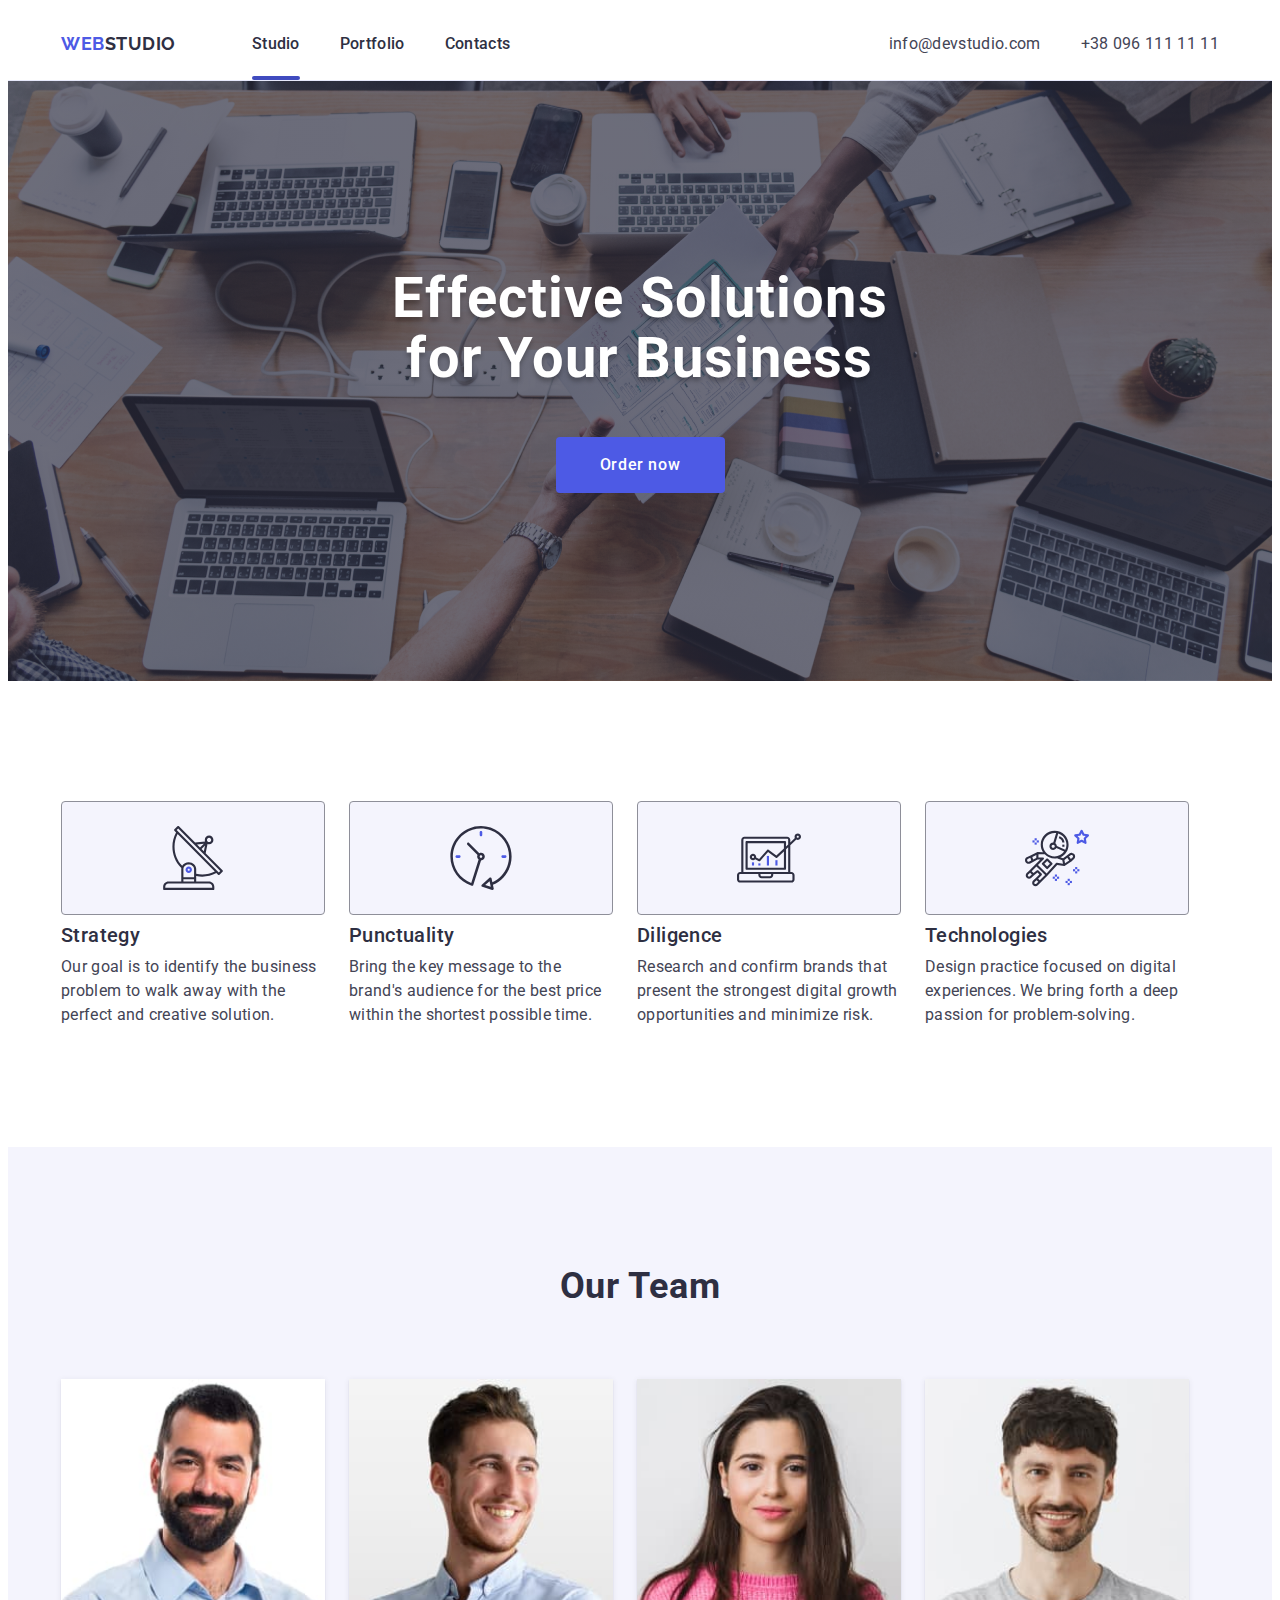
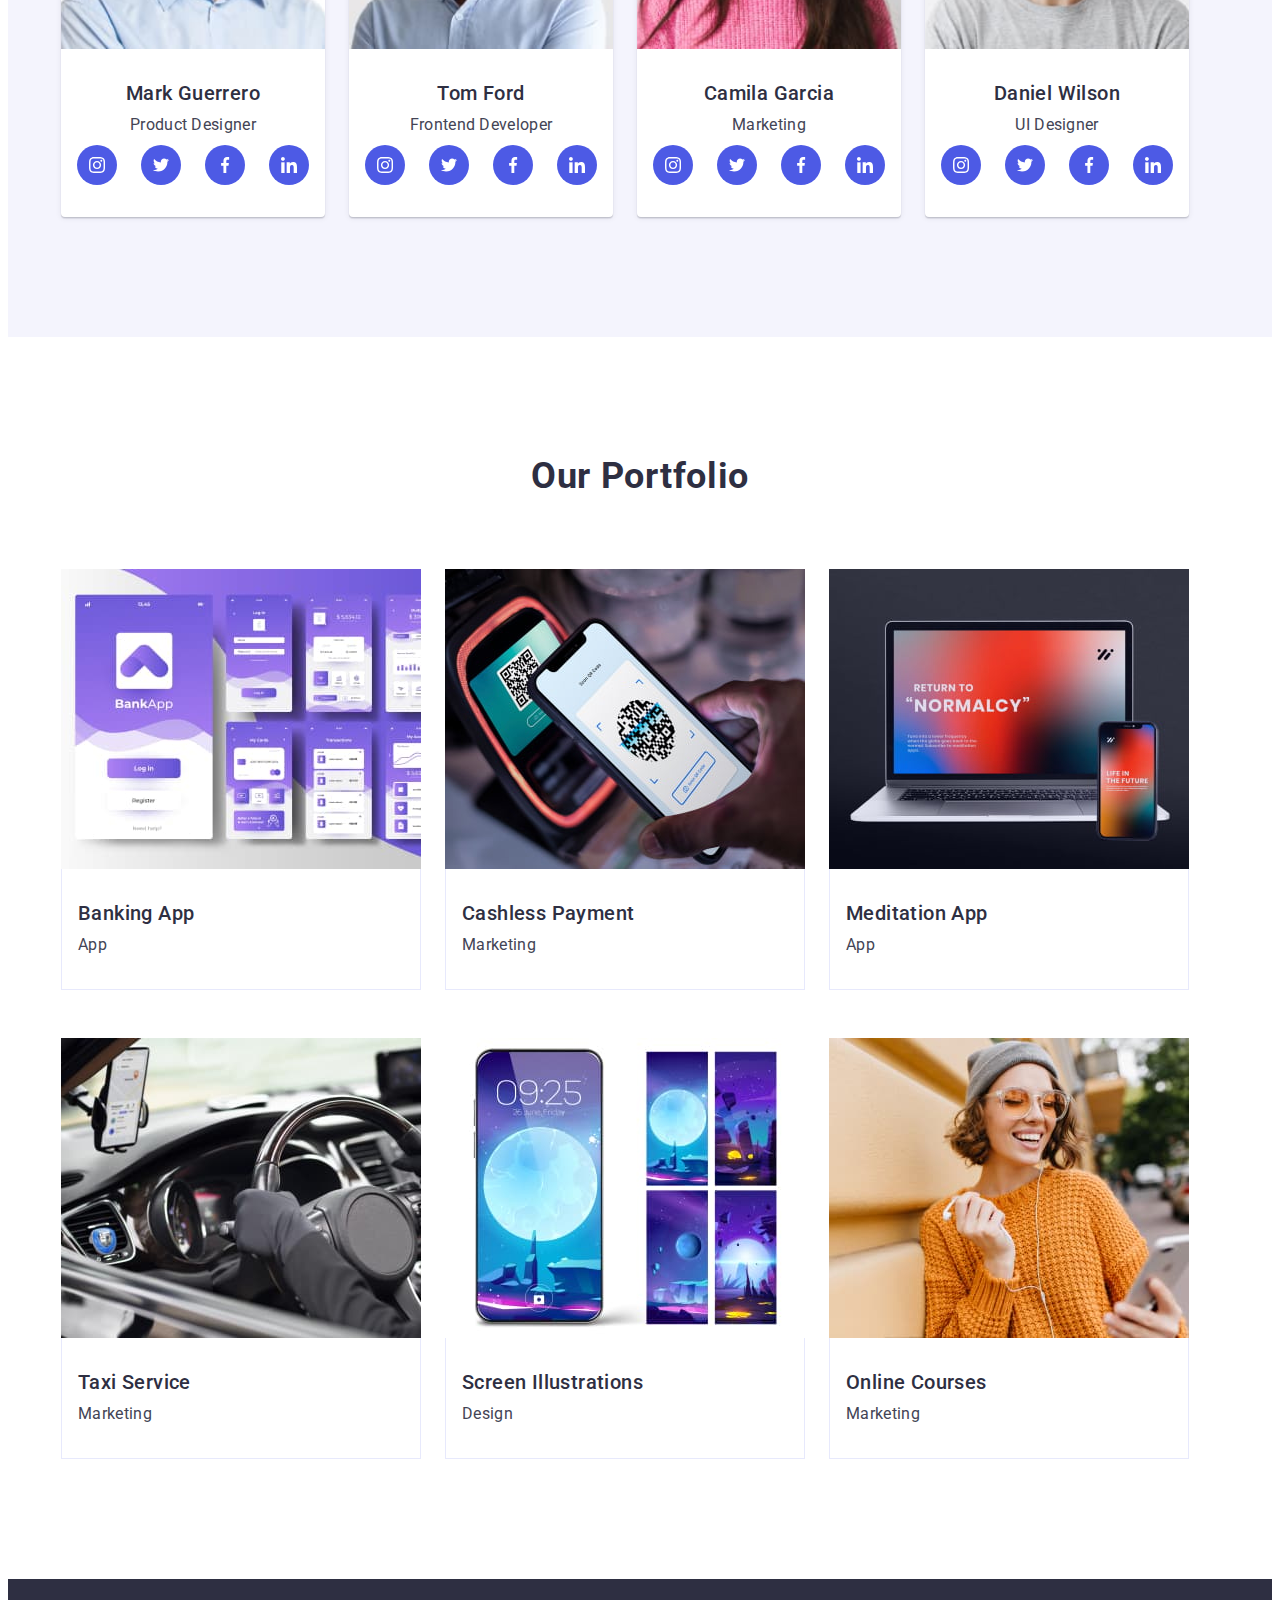
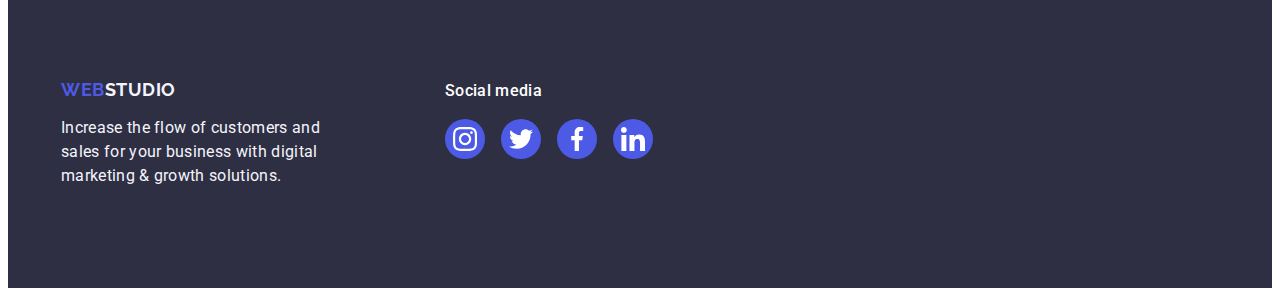
<file: index.html>
<!DOCTYPE html>
<html lang="en">
  <head>
    <meta charset="UTF-8" />
    <meta http-equiv="X-UA-Compatible" content="IE=edge" />
    <meta name="viewport" content="width=device-width, initial-scale=1.0" />
    <link rel="preconnect" href="https://fonts.googleapis.com" />
    <link rel="preconnect" href="https://fonts.gstatic.com" crossorigin />
    <link
      href="https://fonts.googleapis.com/css2?family=Raleway:wght@700&family=Roboto:wght@400;500;700&display=swap"
      rel="stylesheet"
    />
    <link
      rel="stylesheet"
      href="https://cdnjs.cloudflare.com/ajax/libs/modern-normalize/2.0.0/modern-normalize.min.css"
      integrity="sha512-4xo8blKMVCiXpTaLzQSLSw3KFOVPWhm/TRtuPVc4WG6kUgjH6J03IBuG7JZPkcWMxJ5huwaBpOpnwYElP/m6wg=="
      crossorigin="anonymous"
      referrerpolicy="no-referrer"
    />
    <!-- Styles connect again -->
    <link rel="stylesheet" href="./css/styles.css" />
    <title>WebStudio</title>
  </head>
  <body>
    <!--Page's header-->

    <header class="page-header">
      <div class="container page-header-container">
        <nav class="page-nav">
          <a class="head-logo link" href="./index.html">WEB<span class="logo-head">Studio</span></a>
          <ul class="menu list">
            <li class="item"><a class="current-link link" href="./index.html">Studio</a></li>
            <li class="item text"><a class="link" href="">Portfolio</a></li>
            <li class="item"><a class="link" href="">Contacts</a></li>
          </ul>
        </nav>
        <address class="head-address">
          <ul class="contact-list list">
            <li class="item">
              <a class="link" href="mailto:info@devstudio.com">info@devstudio.com</a>
            </li>
            <li class="item">
              <a class="link" href="tel:+380961111111">+38 096 111 11 11</a>
            </li>
          </ul>
        </address>
      </div>
    </header>

    <!-- Main-->

    <main class="main-info">
      <!--- Hero & benetits section -->
      <section class="hero section">
        <div class="container">
          <h1 class="hero-title"> Effective Solutions for Your Business </h1>
          <button class="hero-button button" type="button">Order now</button>
        </div>
      </section>
      <section class="benefits section">
        <div class="container">
          <h2 class="benefit-title visually-hidden">Benefits</h2>
          <ul class="benefits-list list">
            <li class="benefits-list-item">
              <div class="benefits-icon">
              <svg class="benefits-list-icon" width="64" height="64">
                <use href="./images/icons/sprite.svg#icon-antenna"></use>
              </svg>
              </div>
              <h3 class="benefits-list-title">Strategy</h3>
              <p class="benefits-list-text">
                Our goal is to identify the business problem to walk away with the perfect and
                creative solution.
              </p>
            </li>
            <li class="benefits-list-item">
              <div class="benefits-icon">
              <svg class="benefits-list-icon" width="64" height="64">
                <use href="./images/icons/sprite.svg#icon-clock"></use>
              </svg>
              </div>
              <h3 class="benefits-list-title">Punctuality</h3>
              <p class="benefits-list-text">
                Bring the key message to the brand's audience for the best price within the shortest
                possible time.
              </p>
            </li>
            <li class="benefits-list-item">
              <div class="benefits-icon">
              <svg class="benefits-list-icon" width="64" height="64">
                <use href="./images/icons/sprite.svg#icon-diagram"></use>
              </svg>
              </div>
              <h3 class="benefits-list-title">Diligence</h3>
              <p class="benefits-list-text">
                Research and confirm brands that present the strongest digital growth opportunities
                and minimize risk.
              </p>
            </li>
            <li class="benefits-list-item">
              <div class="benefits-icon">
              <svg class="benefits-list-icon" width="64" height="64">
                <use href="./images/icons/sprite.svg#icon-astronaut"></use>
              </svg>
              </div>
              <h3 class="benefits-list-title">Technologies</h3>
              <p class="benefits-list-text">
                Design practice focused on digital experiences. We bring forth a deep passion for
                problem-solving.
              </p>
            </li>
          </ul>
        </div>
      </section>

      <!-- Team section -->

      <section class="team section">
        <div class="container">
          <h2 class="team-title">Our Team</h2>
          <ul class="team-list list">
            <li class="team-member">
              <img
                class="member-picture"
                src="./images/employees/product-designer.jpg"
                alt="Product Designer"
                width="264"
                height="270"
              />
              <div class="discription">
                <h3 class="team-members-name">Mark Guerrero</h3>
                <p class="team-member-text">Product Designer</p>
              <ul class="social-list list">
                <li><a href="#" 
                  class="social-link link" 
                  target="_blank" 
                  rel="noopener noreferrer nofollow"
                  aria-label="link instagram">
                  <svg class="team-list-icon" width="16" height="16">
                    <use href="./images/icons/sprite.svg#icon-instagram"></use>
                  </svg>
                </a></li>
                <li><a href="#" 
                  class="social-link link" 
                  target="_blank" 
                  rel="noopener noreferrer nofollow"
                  aria-label="link instagram">
                  <svg class="team-list-icon" width="16" height="16">
                    <use href="./images/icons/sprite.svg#icon-twitter"></use>
                  </svg>
                </a></li>
                <li><a href="#" 
                  class="social-link link" 
                  target="_blank" 
                  rel="noopener noreferrer nofollow"
                  aria-label="link instagram">
                  <svg class="team-list-icon" width="16" height="16">
                    <use href="./images/icons/sprite.svg#icon-facebook"></use>
                  </svg>
                </a></li>
                <li><a href="#" 
                  class="social-link link" 
                  target="_blank" 
                  rel="noopener noreferrer nofollow"
                  aria-label="link instagram">
                  <svg class="team-list-icon" width="16" height="16">
                    <use href="./images/icons/sprite.svg#icon-linkedin"></use>
                  </svg>
                </a></li>
              </ul>
              </div>
            </li>
            <li class="team-member">
              <img
                class="member-picture"
                src="./images/employees/frontend-developer.jpg"
                alt="Frontend Developer"
                width="264"
                height="270"
              />
              <div class="discription">
                <h3 class="team-members-name">Tom Ford</h3>
                <p class="team-member-text">Frontend Developer</p>
                <ul class="social-list list">
                <li><a href="#" 
                  class="social-link link" 
                  target="_blank" 
                  rel="noopener noreferrer nofollow"
                  aria-label="link instagram">
                  <svg class="team-list-icon" width="16" height="16">
                    <use href="./images/icons/sprite.svg#icon-instagram"></use>
                  </svg>
                </a></li>
                <li><a href="#" 
                  class="social-link link" 
                  target="_blank" 
                  rel="noopener noreferrer nofollow"
                  aria-label="link instagram">
                  <svg class="team-list-icon" width="16" height="16">
                    <use href="./images/icons/sprite.svg#icon-twitter"></use>
                  </svg>
                </a></li>
                <li><a href="#" 
                  class="social-link link" 
                  target="_blank" 
                  rel="noopener noreferrer nofollow"
                  aria-label="link instagram">
                  <svg class="team-list-icon" width="16" height="16">
                    <use href="./images/icons/sprite.svg#icon-facebook"></use>
                  </svg>
                </a></li>
                <li><a href="#" 
                  class="social-link link" 
                  target="_blank" 
                  rel="noopener noreferrer nofollow"
                  aria-label="link instagram">
                  <svg class="team-list-icon" width="16" height="16">
                    <use href="./images/icons/sprite.svg#icon-linkedin"></use>
                  </svg>
                </a></li>
              </ul>
              </div>
            </li>
            <li class="team-member">
              <img
                class="member-picture"
                src="./images/employees/marketing.jpg"
                alt="Marketing"
                width="264"
                height="270"
              />
              <div class="discription">
                <h3 class="team-members-name">Camila Garcia</h3>
                <p class="team-member-text">Marketing</p>
                <ul class="social-list list">
                <li><a href="#" 
                  class="social-link link" 
                  target="_blank" 
                  rel="noopener noreferrer nofollow"
                  aria-label="link instagram">
                  <svg class="team-list-icon" width="16" height="16">
                    <use href="./images/icons/sprite.svg#icon-instagram"></use>
                  </svg>
                </a></li>
                <li><a href="#" 
                  class="social-link link" 
                  target="_blank" 
                  rel="noopener noreferrer nofollow"
                  aria-label="link instagram">
                  <svg class="team-list-icon" width="16" height="16">
                    <use href="./images/icons/sprite.svg#icon-twitter"></use>
                  </svg>
                </a></li>
                <li><a href="#" 
                  class="social-link link" 
                  target="_blank" 
                  rel="noopener noreferrer nofollow"
                  aria-label="link instagram">
                  <svg class="team-list-icon" width="16" height="16">
                    <use href="./images/icons/sprite.svg#icon-facebook"></use>
                  </svg>
                </a></li>
                <li><a href="#" 
                  class="social-link link" 
                  target="_blank" 
                  rel="noopener noreferrer nofollow"
                  aria-label="link instagram">
                  <svg class="team-list-icon" width="16" height="16">
                    <use href="./images/icons/sprite.svg#icon-linkedin"></use>
                  </svg>
                </a></li>
              </ul>
              </div>
            </li>
            <li class="team-member">
              <img
                class="member-picture"
                src="./images/employees/ui-designer.jpg"
                alt="UI Designer"
                width="264"
                height="270"
              />
              <div class="discription">
                <h3 class="team-members-name">Daniel Wilson</h3>
                <p class="team-member-text">UI Designer</p>
                <ul class="social-list list">
                <li><a href="#" 
                  class="social-link link" 
                  target="_blank" 
                  rel="noopener noreferrer nofollow"
                  aria-label="link instagram">
                  <svg class="team-list-icon" width="16" height="16">
                    <use href="./images/icons/sprite.svg#icon-instagram"></use>
                  </svg>
                </a></li>
                <li><a href="#" 
                  class="social-link link" 
                  target="_blank" 
                  rel="noopener noreferrer nofollow"
                  aria-label="link instagram">
                  <svg class="team-list-icon" width="16" height="16">
                    <use href="./images/icons/sprite.svg#icon-twitter"></use>
                  </svg>
                </a></li>
                <li><a href="#" 
                  class="social-link link" 
                  target="_blank" 
                  rel="noopener noreferrer nofollow"
                  aria-label="link instagram">
                  <svg class="team-list-icon" width="16" height="16">
                    <use href="./images/icons/sprite.svg#icon-facebook"></use>
                  </svg>
                </a></li>
                <li><a href="#" 
                  class="social-link link" 
                  target="_blank" 
                  rel="noopener noreferrer nofollow"
                  aria-label="link instagram">
                  <svg class="team-list-icon" width="16" height="16">
                    <use href="./images/icons/sprite.svg#icon-linkedin"></use>
                  </svg>
                </a></li>
              </ul>
              </div>
            </li>
          </ul>
        </div>
      </section>

      <!-- Section portfolio-->

      <section class="portfolio section">
        <div class="container">
          <h2 class="portfolio-title">Our Portfolio</h2>
          <ul class="portfolio-list list">
            <li class="portfolio-list-item">
              <div class="thumb-overlay">
              <img
                class="portfolio-picture"
                src="./images/services/banking-app.jpg"
                alt="Banking App"
                width="360"
                height="300"
              />
              <p class="overlay">14 Stylish and User-Friendly App Design Concepts · Task Manager App · Calorie Tracker App · Exotic Fruit Ecommerce App · Cloud Storage App</p>
              </div>
              <div class="discription">
                <h3 class="portfolio-name">Banking App</h3>
                <p class="portfolio-text">App</p>
              </div>
            </li>
            <li class="portfolio-list-item">
              <div class="thumb-overlay">
              <img
                class="portfolio-picture"
                src="./images/services/cashless-payment.jpg"
                alt="Cashless payment"
                width="360"
                height="300"
              />
               <p class="overlay">14 Stylish and User-Friendly App Design Concepts · Task Manager App · Calorie Tracker App · Exotic Fruit Ecommerce App · Cloud Storage App</p>
              </div>
              <div class="discription">
                <h3 class="portfolio-name">Cashless Payment</h3>
                <p class="portfolio-text">Marketing</p>
              </div>
            </li>
            <li class="portfolio-list-item">
              <div class="thumb-overlay">
              <img
                class="portfolio-picture"
                src="./images/services/meditation-app.jpg"
                alt="Meditation App"
                width="360"
                height="300"
              />
               <p class="overlay">14 Stylish and User-Friendly App Design Concepts · Task Manager App · Calorie Tracker App · Exotic Fruit Ecommerce App · Cloud Storage App</p>
              </div>
              <div class="discription">
                <h3 class="portfolio-name">Meditation App</h3>
                <p class="portfolio-text">App</p>
              </div>
            </li>
            <li class="portfolio-list-item">
              <div class="thumb-overlay">
              <img
                class="portfolio-picture"
                src="./images/services/taxi-service.jpg"
                alt="Taxi service"
                width="360"
                height="300"
              />
               <p class="overlay">14 Stylish and User-Friendly App Design Concepts · Task Manager App · Calorie Tracker App · Exotic Fruit Ecommerce App · Cloud Storage App</p>
              </div>
              <div class="discription">
                <h3 class="portfolio-name">Taxi Service</h3>
                <p class="portfolio-text">Marketing</p>
              </div>
            </li>
            <li class="portfolio-list-item">
              <div class="thumb-overlay">
              <img
                class="portfolio-picture"
                src="./images/services/screen-illustration.jpg"
                alt="Screen illustration"
                width="360"
                height="300"
              />
               <p class="overlay">14 Stylish and User-Friendly App Design Concepts · Task Manager App · Calorie Tracker App · Exotic Fruit Ecommerce App · Cloud Storage App</p>
              </div>
              <div class="discription">
                <h3 class="portfolio-name">Screen Illustrations</h3>
                <p class="portfolio-text">Design</p>
              </div>
            </li>
            <li class="portfolio-list-item">
              <div class="thumb-overlay">
              <img
                class="portfolio-picture"
                src="./images/services/online-courses.jpg"
                alt="Online courses"
                width="360"
                height="300"
              />
               <p class="overlay">14 Stylish and User-Friendly App Design Concepts · Task Manager App · Calorie Tracker App · Exotic Fruit Ecommerce App · Cloud Storage App</p>
             </div>
                <div class="discription">
                  <h3 class="portfolio-name">Online Courses</h3>
                  <p class="portfolio-text">Marketing</p>
                </div>
             </p>
            </li>
          </ul>
        </div>
      </section>
    </main>

    <!--Footer-->

    <footer class="page-footer">
      <div class="container">
        <div class="footer-container">
          <div class="footer-info">
        <a class="foot-logo link" href="./index.html">WEB<span class="logo-part">Studio</span></a>
        <p class="foot-text">
          Increase the flow of customers and sales for your business with digital marketing & growth
          solutions.
        </p>
          </div>
        <div class="social-footer">
        <h2 class="social-footer-titel">Social media</h2>
        <ul class="social-list-footer list">
                <li><a href="#" 
                  class="social-link link" 
                  target="_blank" 
                  rel="noopener noreferrer nofollow"
                  aria-label="link instagram">
                  <svg class="team-list-icon" width="24" height="24">
                    <use href="./images/icons/sprite.svg#icon-instagram"></use>
                  </svg>
                </a></li>
                <li><a href="#" 
                  class="social-link link" 
                  target="_blank" 
                  rel="noopener noreferrer nofollow"
                  aria-label="link instagram">
                  <svg class="team-list-icon" width="24" height="24">
                    <use href="./images/icons/sprite.svg#icon-twitter"></use>
                  </svg>
                </a></li>
                <li><a href="#" 
                  class="social-link link" 
                  target="_blank" 
                  rel="noopener noreferrer nofollow"
                  aria-label="link instagram">
                  <svg class="team-list-icon" width="24" height="24">
                    <use href="./images/icons/sprite.svg#icon-facebook"></use>
                  </svg>
                </a></li>
                <li><a href="#" 
                  class="social-link link" 
                  target="_blank" 
                  rel="noopener noreferrer nofollow"
                  aria-label="link instagram">
                  <svg class="team-list-icon" width="24" height="24">
                    <use href="./images/icons/sprite.svg#icon-linkedin"></use>
                  </svg>
                </a></li>
              </ul>
      </div> 
       </div> 
           
      </div>
    </footer>
  </body>
</html>
</file>
<file: css/styles.css>
/* --------------------------- Global styles --------------------------- */
:root {
  --body-bgcolor: #fff;
  --body-text-color: #434455;
  --logo-color: #4d5ae5;
  --logo-second-half-color: #2e2f42;
  --logo-hover-color: #404bbf;
  --menu-list-link-color: #2e2f42;
  --menu-list-link-hover-color: #404bbf;
  --contact-list-link-color: #434455;
  --contact-list-link-hover-color: #404bbf;
  --hero-bgcolor: #2e2f42;
  --hero-title-color: #fff;
  --hero-button-text-color: #fff;
  --hero-button-bgcolor: #4d5ae5;
  --hero-button-hover-bgcolor: #404bbf;
  --benefits-list-title-color: #2e2f42;
  --team-bgcolor: #f4f4fd;
  --team-title-color: #2e2f42;
  --team-portfolio-text-color: #2e2f42;
  --team-member-bgcolor: #fff;
  --page-footer-bgcolor: #2e2f42;
  --foot-logo-part-color: #f4f4fd;
  --foot-text-color: #f4f4fd;
  --body-font-family: 'Roboto', sans-serif;
  --logo-font-family: 'Raleway', sans-serif;
}

.link {
  text-decoration: none;
}
.list {
  list-style-type: none;
}

button {
  cursor: pointer;
  font-family: inherit;
}

body {
  font-family: var(--body-font-family); /* 'Roboto', sans-serif; */
  color: var(--body-text-color); /* #434455 */
  background-color: var(--body-bgcolor); /* #fff */
}

h1,
h2,
h3,
h4,
h5,
h6,
p {
  margin-top: 0;
  margin-bottom: 0;
}

ul,
ol {
  margin-top: 0;
  margin-bottom: 0;
  padding-left: 0;
}

img {
  display: block;
  max-width: 100%;
  object-fit: cover;
}

.container {
  width: 1158px;
  padding-left: 15px;
  padding-right: 15px;
  margin-left: auto;
  margin-right: auto;
}

/* ======================= Header styles ======================= */

.page-header {
  /* padding-top: 24px;
  padding-bottom: 24px; */
  border-bottom: 1px solid #e7e9fc;
  /* margin-bottom: 2px; */
}

.page-header-container {
  display: flex;
  align-items: center;
}

.head-logo {
  font-family: var(--logo-font-family); /* 'Raleway', sans-serif; */
  font-weight: 700;
  font-size: 18px;
  text-transform: uppercase;
  color: var(--logo-color); /* #4d5ae5 */
  line-height: 1.17;
  letter-spacing: 0.03em;
  margin-right: 76px;
  transition: color 250ms cubic-bezier(0.4, 0, 0.2, 1);
}

.logo-head {
  color: var(--logo-second-half-color); /* #2e2f42 */
}
.head-logo:hover,
.head-logo:focus {
  color: var(--logo-hover-color); /* #404bbf */
}

.head-address {
  font-style: normal;
  margin-left: auto;
}

/* Navigation styles */

.page-nav {
  display: flex;
  align-items: center;
  padding-bottom: 24px;
  padding-top: 24px;
}

.contact-list {
  display: flex;
}

.menu {
  display: flex;
}

.menu,
.contact-list {
  gap: 40px;
}

.menu .link {
  font-weight: 500;
  color: var(--menu-list-link-color); /* #2e2f42 */
  line-height: 1.5;
  letter-spacing: 0.02em;
  transition: color 250ms cubic-bezier(0.4, 0, 0.2, 1);
}
.menu .link:hover,
.menu .link:focus {
  color: var(--menu-list-link-hover-color); /* #404bbf */
}
.current-link {
  position: relative;
  padding-bottom: 24px;
}

.current-link::after {
  content: '';
  display: block;
  position: absolute;
  bottom: -3px;
  width: 48px;
  height: 4px;
  border-radius: 2px;
  background-color: var(--menu-list-link-hover-color); /* #404bbf */
  /* margin-top: 8px; */
}

.contact-list .link {
  font-size: 16px;
  line-height: 1.5;
  letter-spacing: 0.02em;
  color: var(--contact-list-link-color); /* #434455 */
  transition: color 250ms cubic-bezier(0.4, 0, 0.2, 1);
}
.contact-list .link:hover,
.contact-list .link:focus {
  color: var(--contact-list-link-hover-color); /* #404bbf */
}

/* Hero styles */

.hero {
  background-color: var(--hero-bgcolor); /* #2e2f42 */
  text-align: center;
  padding-top: 188px;
  padding-bottom: 188px;

  background-image: linear-gradient(rgba(46, 47, 66, 0.7), rgba(46, 47, 66, 0.7)),
    url('../images/hero/bg.jpg');
  background-repeat: no-repeat;
  background-position: center;
  background-size: cover;
}

.hero-title {
  color: var(--hero-title-color); /* #fff */
  text-shadow: 0px 4px 4px rgba(0, 0, 0, 0.25);
  text-align: center;
  font-size: 56px;
  line-height: 1.07;
  letter-spacing: 1.12px;
  margin-left: auto;
  margin-right: auto;
  max-width: 496px;
  max-height: 120px;
  font-weight: 700;
  margin-bottom: 48px;
}

.hero-button {
  font-weight: 500;
  font-size: 16px;
  color: var(--hero-button-text-color); /* #fff */
  background-color: var(--hero-button-bgcolor); /* #4d5ae5 */
  line-height: 1.5;
  letter-spacing: 0.04em;
  padding: 16px 32px;
  border: none;
  border-radius: 4px;
  min-width: 169px;
  margin-left: auto;
  margin-right: auto;
  transition: background-color 250ms cubic-bezier(0.4, 0, 0.2, 1);
}
.hero-button:hover,
.hero-button:focus {
  background-color: var(--hero-button-hover-bgcolor); /* #404bbf */
}

/* Benefits section styles */
.visually-hidden {
  position: absolute;
  width: 1px;
  height: 1px;
  margin: -1px;
  border: 0;
  padding: 0;
  white-space: nowrap;
  clip-path: inset(100%);
  clip: rect(0 0 0 0);
  overflow: hidden;
}
.benefits-icon {
  display: flex;
  margin-bottom: 8px;
  align-items: center;
  justify-content: center;
  height: 112px;
  border-radius: 4px;
  border: 1px solid #8e8f99;
  background: #f4f4fd;
}

.benefits {
  margin-top: 120px;
}
.benefits-list {
  display: flex;
  column-gap: 24px;
}

.benefits-list-item {
  width: 264px;
}

.benefits-list-title {
  font-weight: 500;
  font-size: 20px;
  line-height: 1.2;
  letter-spacing: 0.02em;
  color: var(--benefits-list-title-color); /* #2e2f42 */
  padding-bottom: 8px;
}

.benefits-list-text {
  line-height: 1.5;
  letter-spacing: 0.02em;
}

/* Team section styles */

.team {
  background-color: var(--team-bgcolor); /* #f4f4fd */
  margin-top: 120px;
}
.team-list {
  display: flex;
  column-gap: 24px;
  padding-bottom: 120px;
}

.team-title {
  text-align: center;
  font-size: 36px;
  line-height: 1.11;
  letter-spacing: 0.02em;
  text-transform: capitalize;
  color: var(--team-title-color); /* #2e2f42 */
  padding-top: 120px;
  padding-bottom: 72px;
}

.team-member .discription {
  margin-top: 32px;
  margin-bottom: 32px;
}

.team-member {
  background-color: var(--team-member-bgcolor); /* #fff */
  text-align: center;
  box-shadow: 0px 2px 1px 0px rgba(46, 47, 66, 0.08), 0px 1px 1px 0px rgba(46, 47, 66, 0.16),
    0px 1px 6px 0px rgba(46, 47, 66, 0.08);
  border-radius: 0px 0px 4px 4px;
}
.team-members-name {
  font-weight: 500;
  font-size: 20px;
  line-height: 1.2;
  letter-spacing: 0.02em;
  color: var(--team-portfolio-text-color); /* #2e2f42 */
}
.team-member-text {
  line-height: 1.5;
  letter-spacing: 0.02em;
  margin-top: 8px;
}

.social-list {
  display: flex;
  align-items: center;
  justify-content: center;
  column-gap: 24px;
  margin-top: 8px;
}

.social-link {
  display: flex;
  align-items: center;
  justify-content: center;
  width: 40px;
  height: 40px;
  border-radius: 50%;
  background-color: #4d5ae5;
  transition: background-color 250ms cubic-bezier(0.4, 0, 0.2, 1);
}

.social-link:hover,
.social-link:focus {
  background-color: #404bbf;
}

.team-list-icon {
  fill: #fff;
}

/* Portfolio section styles */
.portfolio {
  margin-top: 120px;
}

.portfolio-title {
  padding-bottom: 72px;
  text-align: center;
  font-size: 36px;
  line-height: 1.11;
  letter-spacing: 0.02em;
  text-transform: capitalize;
  color: var(--team-title-color); /* #2e2f42 */
}

.portfolio-list {
  display: flex;
  flex-wrap: wrap;
  column-gap: 24px;
  row-gap: 48px;
}

.portfolio-list-item .discription {
  padding-top: 32px;
  padding-bottom: 32px;
  padding-left: 16px;
  border: 1px solid #e7e9fc;
  border-top: none;
}

.portfolio-name {
  font-weight: 500;
  font-size: 20px;
  line-height: 1.2;
  letter-spacing: 0.02em;
  color: var(--team-portfolio-text-color); /* #2e2f42 */
  padding-bottom: 8px;
}
.portfolio-text {
  line-height: 1.5;
  letter-spacing: 0.02em;
}

/* .portfolio-list-item {
  max-width: 360px;
} */
.thumb-overlay {
  position: relative;
  overflow: hidden;
}
.overlay {
  position: absolute;
  top: 0;
  left: 0;
  width: 100%;
  height: 100%;
  color: #f4f4fd;
  font-family: Roboto;
  font-size: 16px;
  line-height: 1.5;
  letter-spacing: 0.02em;
  font-style: normal;
  font-weight: 400;
  padding: 40px 32px 164px 32px;

  background-color: #4d5ae5;

  transform: translateY(100%);
  transition: transform 250ms cubic-bezier(0.4, 0, 0.2, 1);
}

.thumb-overlay:hover .overlay,
.thumb-overlay:focus .overlay {
  transform: translateY(0%);
}

/* ============================== Footer styles ============================== */

.page-footer {
  background-color: var(--page-footer-bgcolor); /* #2e2f42 */
  margin-top: 120px;
}
.page-footer .container {
  display: flex;
}
.footer-container {
  display: flex;
  /* flex-direction: column; */
  padding-top: 100px;
  padding-bottom: 100px;
}

.foot-logo {
  display: inline-block;
  font-family: var(--logo-font-family); /* 'Raleway', sans-serif; */
  font-weight: 700;
  text-transform: uppercase;
  line-height: 1.17;
  letter-spacing: 0.03em;
  font-size: 18px;
  color: var(--logo-color); /* #4d5ae5 */
  padding-bottom: 16px;
  transition: color 250ms cubic-bezier(0.4, 0, 0.2, 1);
}
.foot-logo:hover,
.foot-logo:focus {
  color: #404bbf;
}
.logo-part {
  color: var(--foot-logo-part-color); /* #f4f4fd */
}
.foot-text {
  letter-spacing: 0.02em;
  color: var(--foot-text-color); /* #f4f4fd */
  line-height: 1.5;
  max-width: 264px;
}

.social-footer {
  /* display: flex; */

  padding-left: 120px;
}

.social-footer-titel {
  color: #fff;
  font-family: Roboto;
  font-size: 16px;
  font-style: normal;
  font-weight: 500;
  line-height: 1.5;
  letter-spacing: 0.02em;
}

.social-list-footer {
  display: flex;
  column-gap: 16px;
  margin-top: 16px;
}

.social-list-footer .social-link:hover,
.social-list-footer .social-link:focus {
  background-color: #31d0aa;
}
</file>
